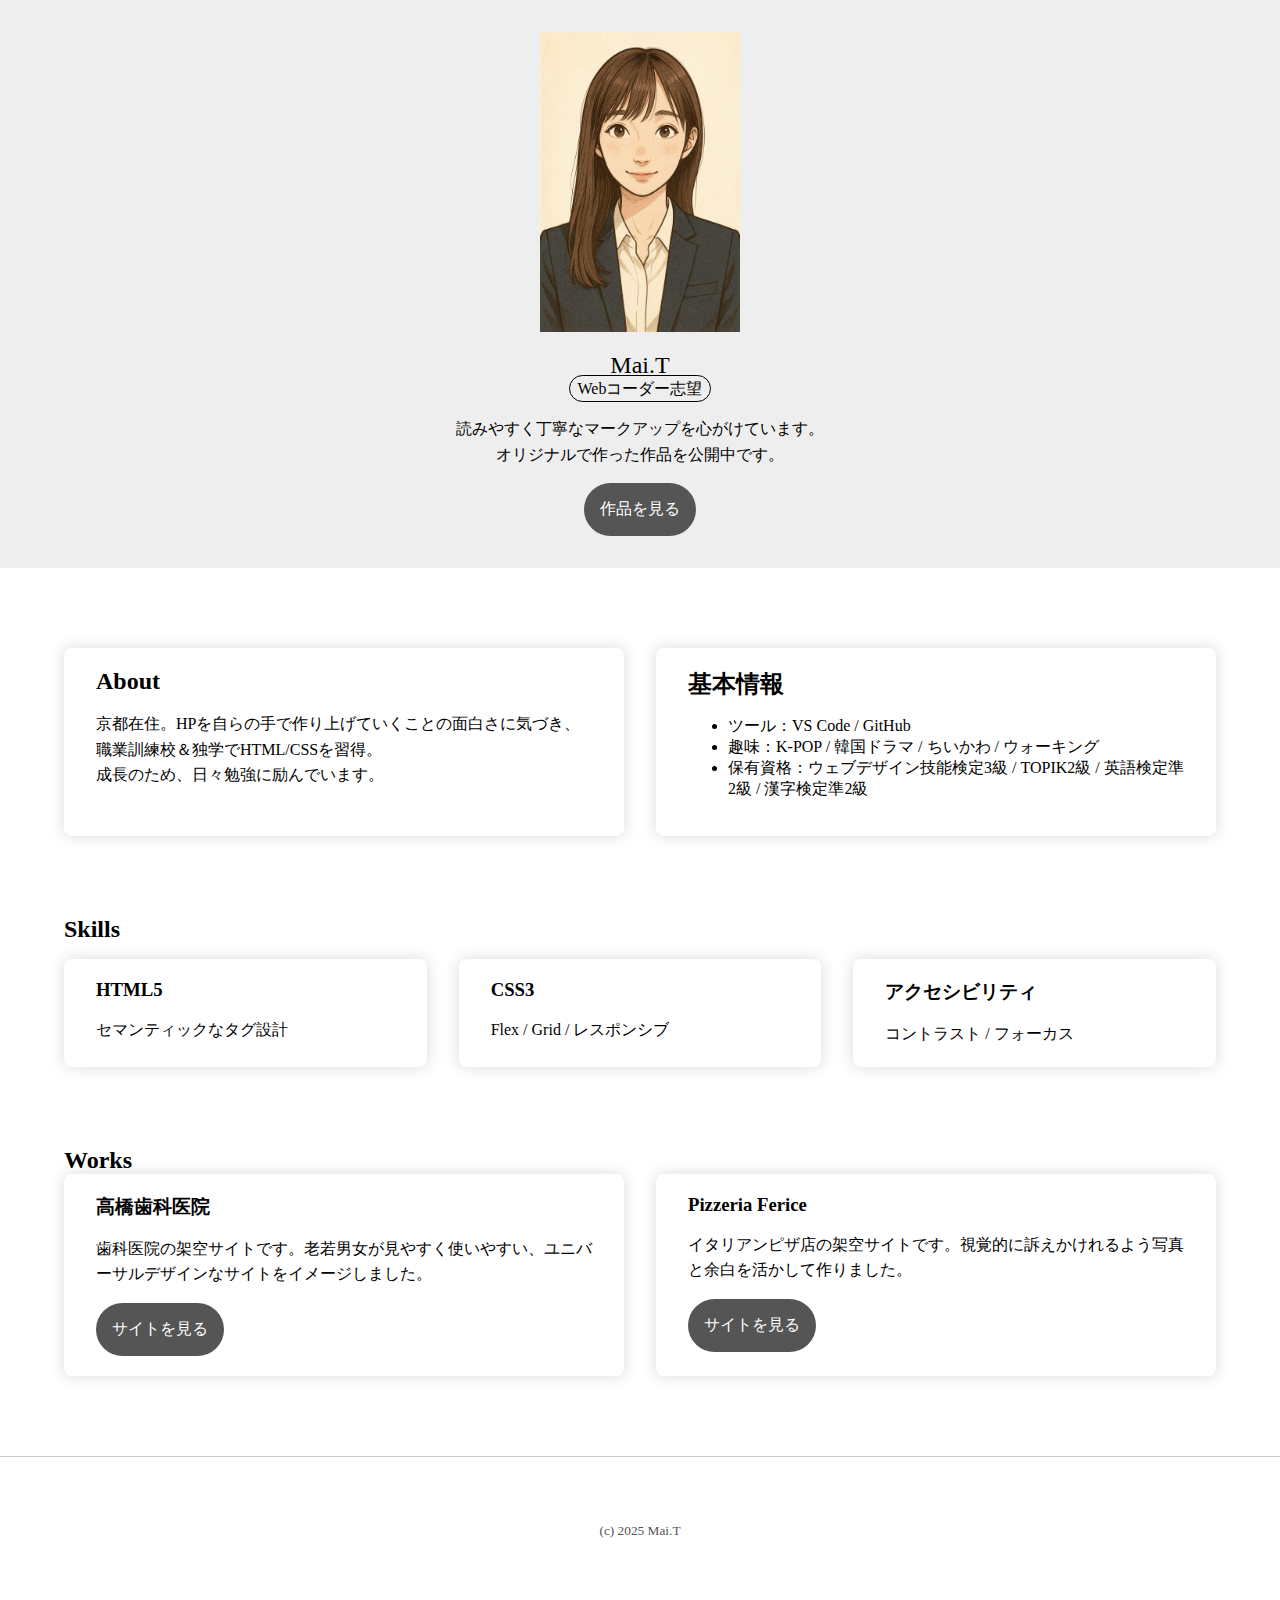
<file: index.html>
<!DOCTYPE html>
<html lang="ja">

<head>
  <meta charset="UTF-8">
  <meta name="viewport" content="width=device-width, initial-scale=1.0">
  <title>My Portfolio</title>
  <link rel="icon" href="favicon.ico">
  <link rel="stylesheet" href="style.css">
</head>

<body>
  <header>
    <img src="mai-t.png" alt="似顔絵" width="300" height="300">
    <h1>Mai.T</h1>
    <span class="badge">Webコーダー志望</span>
    <p>読みやすく丁寧なマークアップを心がけています。
      <br>オリジナルで作った作品を公開中です。
    </p>
    <a href="#works">作品を見る</a>
  </header>

  <main>
    <div class="info">
      <section class="about">
        <h2>About</h2>
        <p>京都在住。HPを自らの手で作り上げていくことの面白さに気づき、職業訓練校＆独学でHTML/CSSを習得。<br>成長のため、日々勉強に励んでいます。</p>
      </section>
      <section class="profile">
        <h2>基本情報</h2>
        <ul>
          <li>ツール：VS Code / GitHub</li>
          <li>趣味：K-POP / 韓国ドラマ / ちいかわ / ウォーキング</li>
          <li>保有資格：ウェブデザイン技能検定3級 / TOPIK2級 / 英語検定準2級 / 漢字検定準2級</li>
        </ul>
      </section>
    </div>

    <h2 class="h2">Skills</h2>
    <div class="skills">
      <section class="skill-1">
        <h3>HTML5</h3>
        <p>セマンティックなタグ設計</p>
      </section>
      <section class="skill-2">
        <h3>CSS3</h3>
        <p>Flex / Grid / レスポンシブ</p>
      </section>
      <section class="skill-3">
        <h3>アクセシビリティ</h3>
        <p>コントラスト / フォーカス</p>
      </section>
    </div>

    <h2 class="h2" id="works">Works</h2>
    <div class="works">
      <section class="work-1">
        <h3>高橋歯科医院</h3>
        <p>歯科医院の架空サイトです。老若男女が見やすく使いやすい、ユニバーサルデザインなサイトをイメージしました。</p>
        <a href="dental-site/index.html" target="_blank">サイトを見る</a>
      </section>
      <section class="work-2">
        <h3>Pizzeria Ferice</h3>
        <p>イタリアンピザ店の架空サイトです。視覚的に訴えかけれるよう写真と余白を活かして作りました。</p>
        <a href="pizza-site/index.html" target="_blank">サイトを見る</a>
      </section>
    </div>

  </main>

  <footer>
    <small>(c) 2025 Mai.T</small>
  </footer>
</body>

</html>
</file>
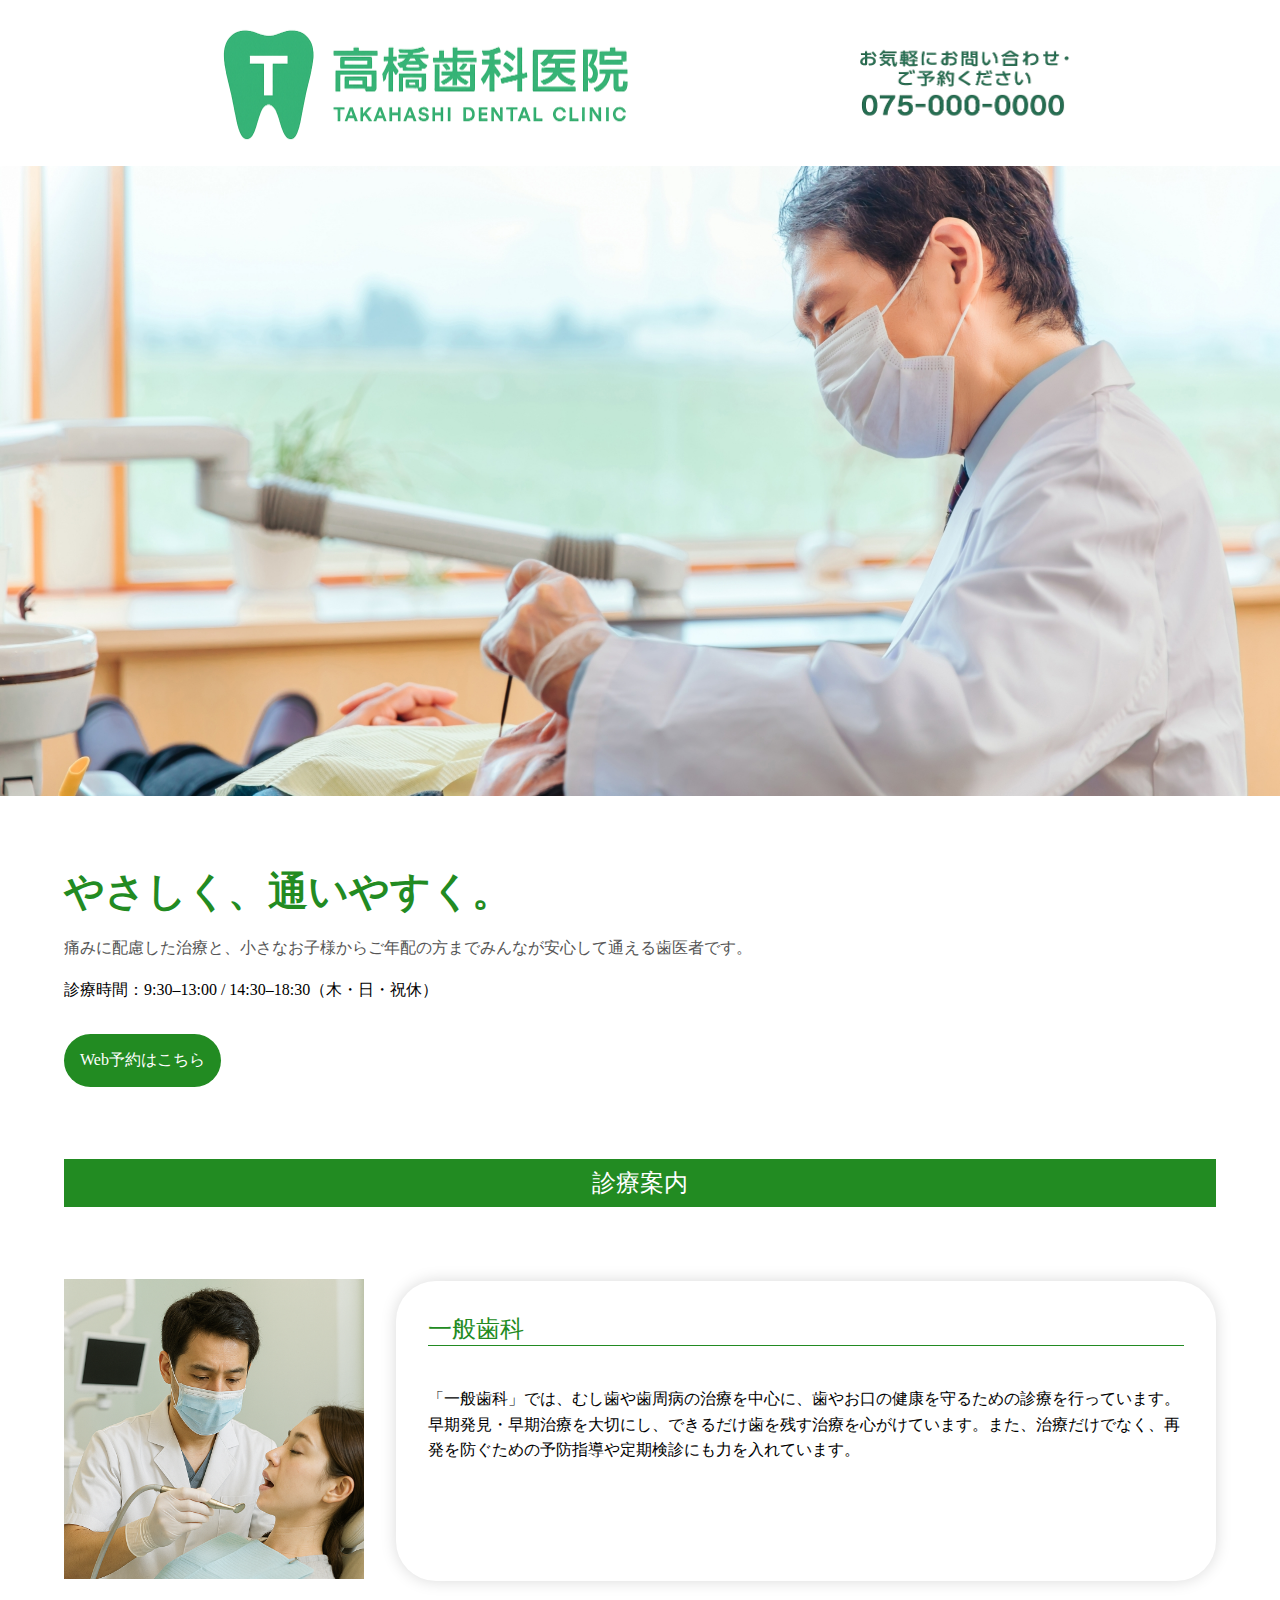
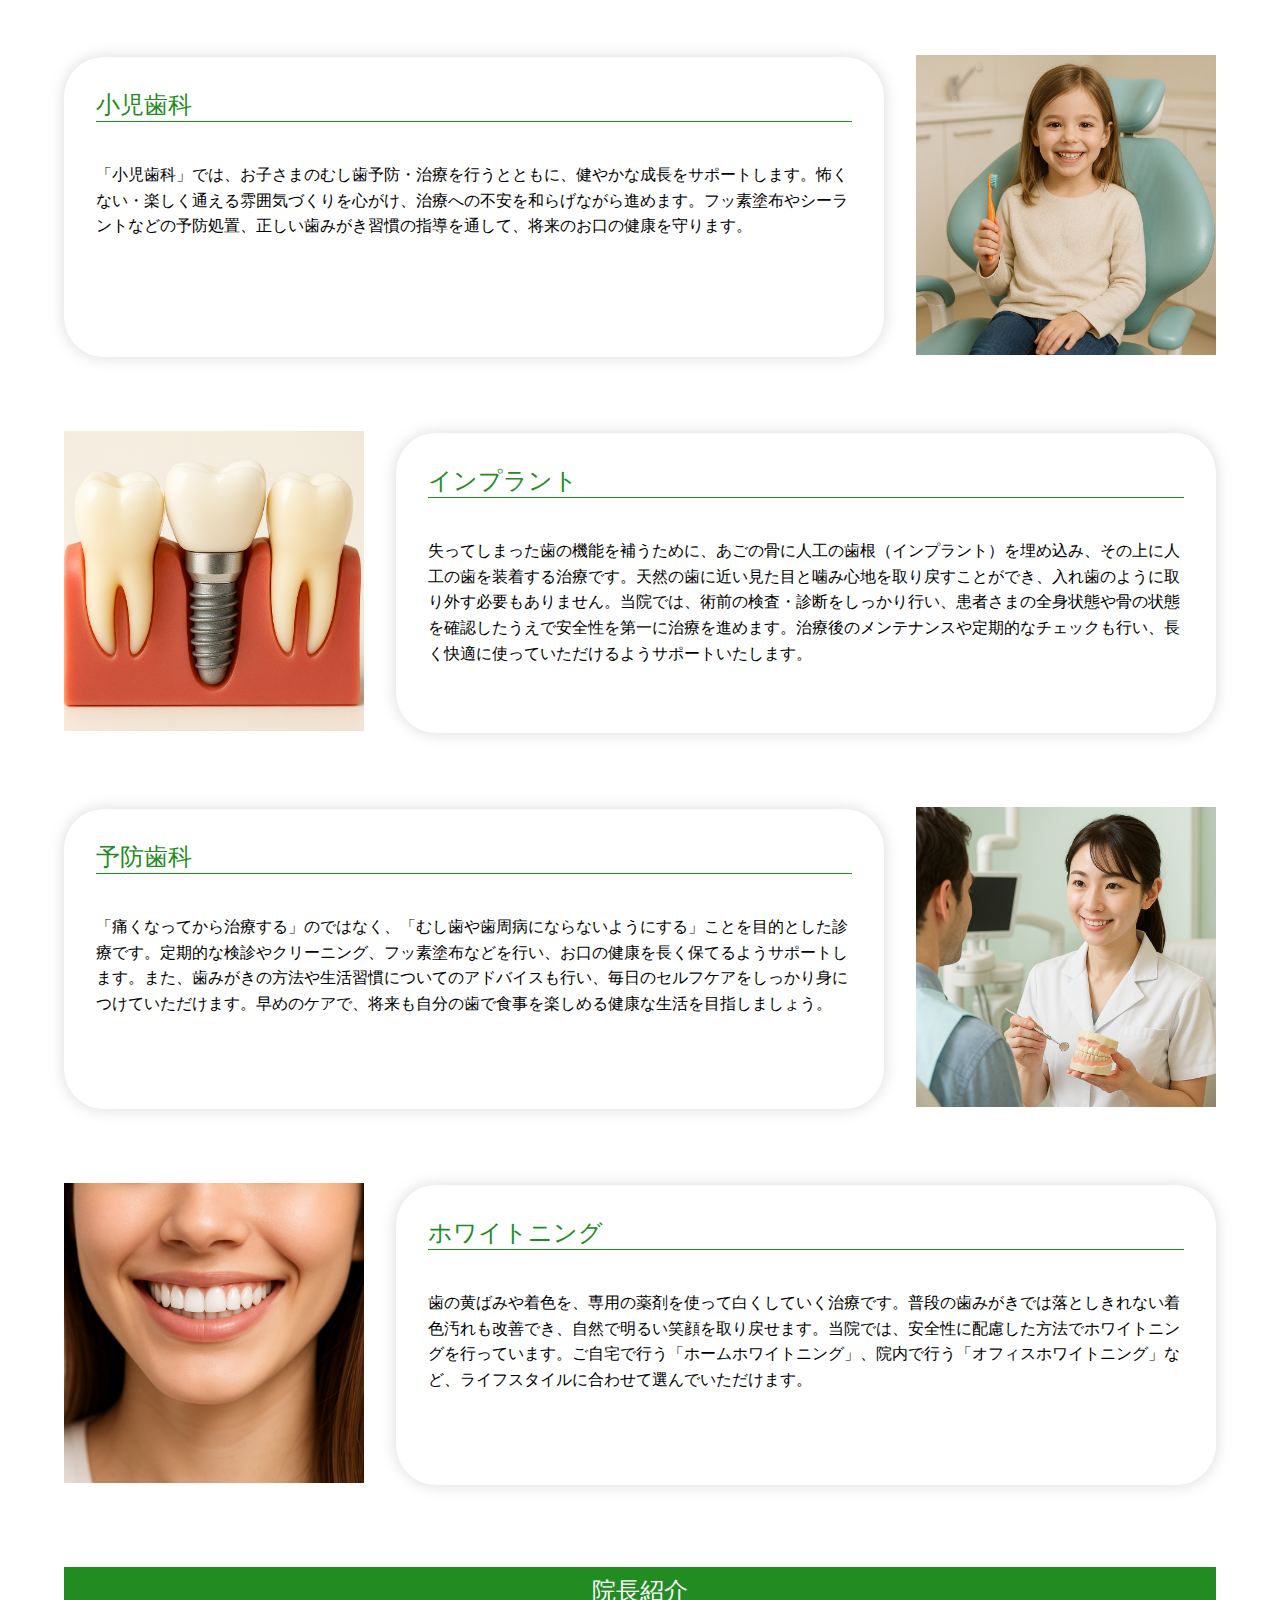
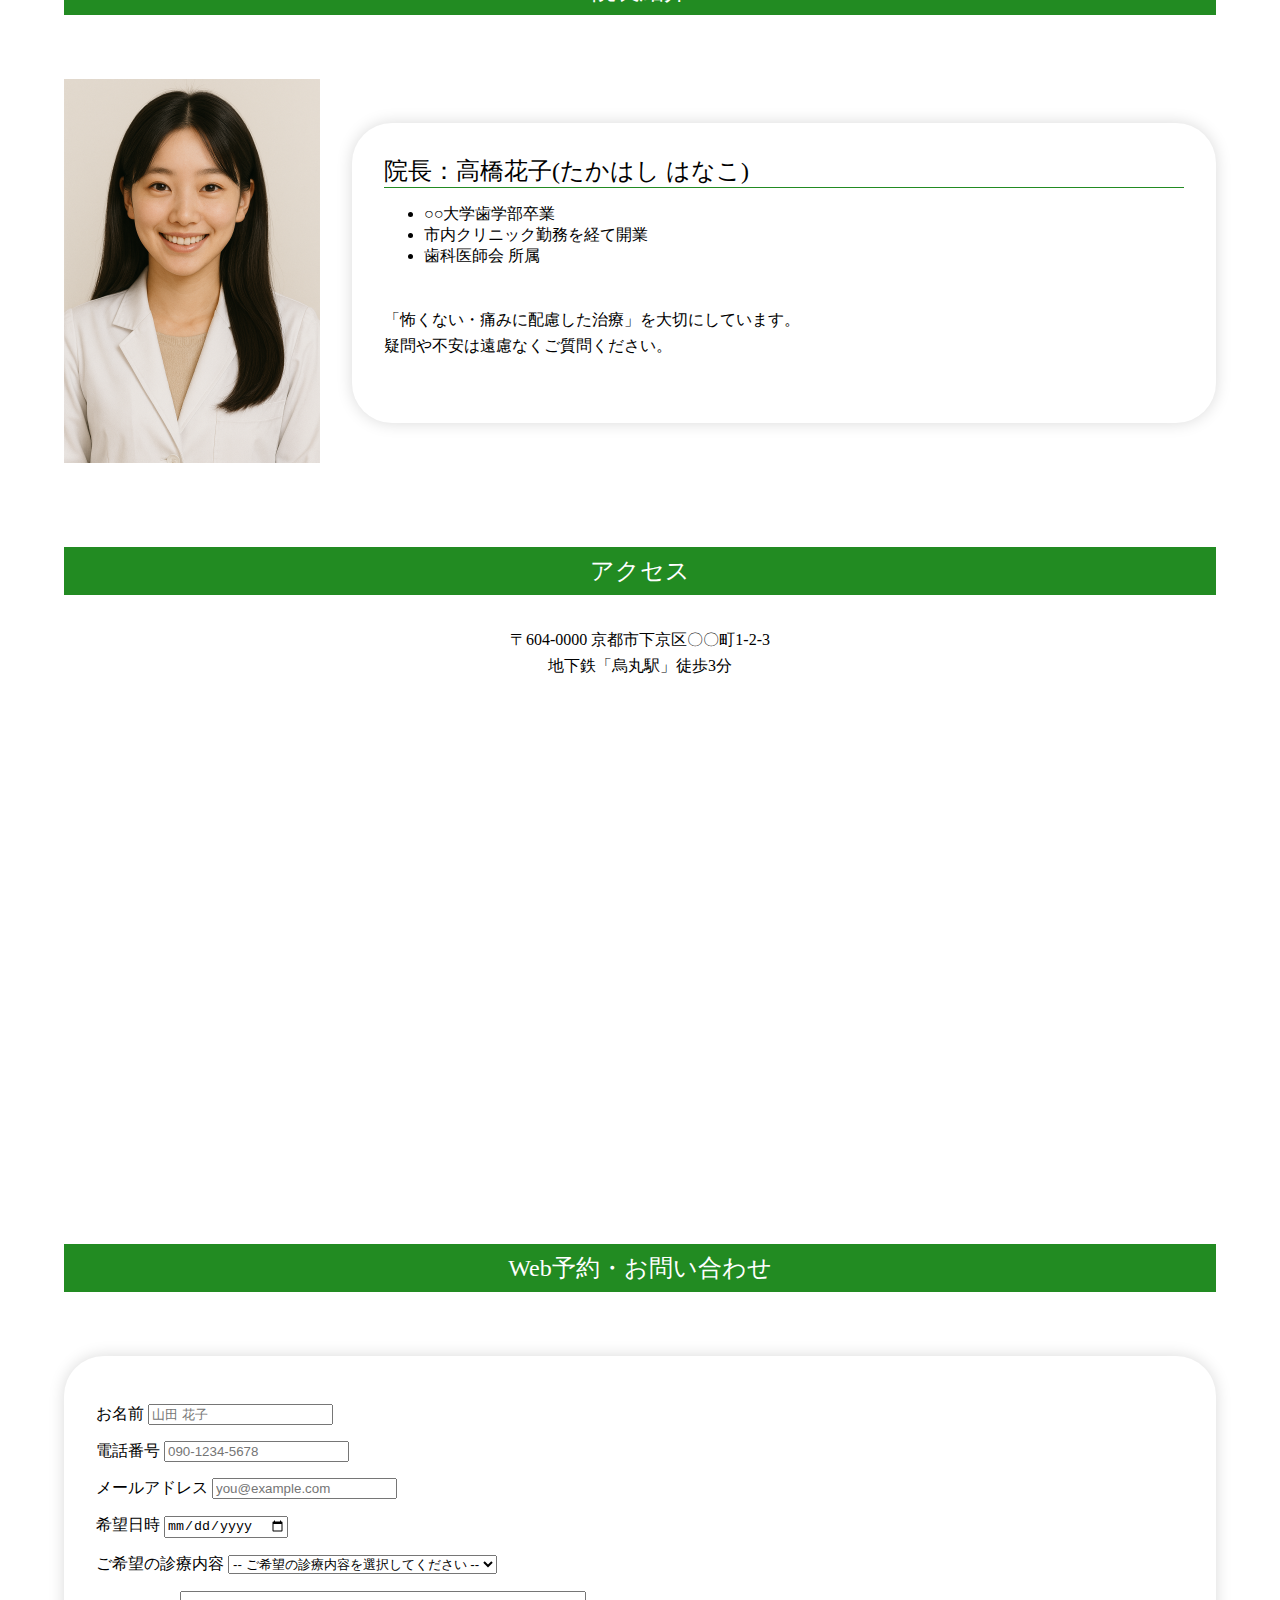
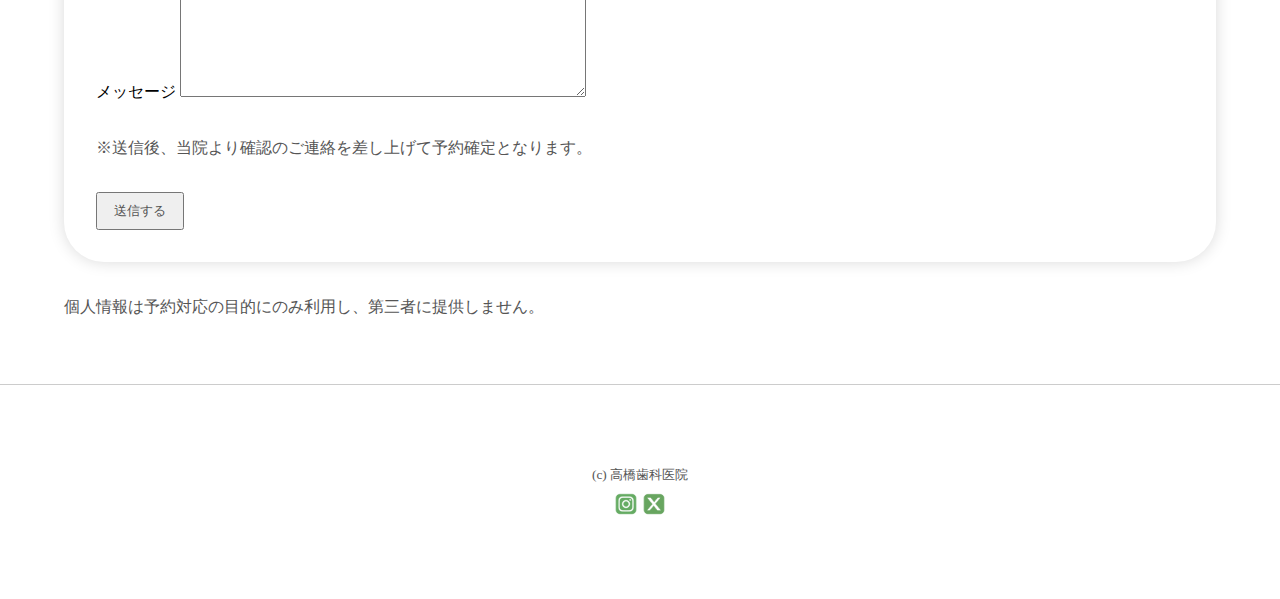
<file: dental-site/index.html>
<!DOCTYPE html>
<html lang="ja">

<head>
  <meta charset="UTF-8">
  <meta name="viewport" content="width=device-width, initial-scale=1.0">
  <title>高橋歯科医院</title>
  <link rel="stylesheet" href="style.css">
<link rel="icon" href="favicon.ico" type="image/x-icon">
</head>

<body>
  <header>
    <img src="takahashi-dental.png" alt="高橋歯科医院のロゴ" width="441" height="134">
    <img src="tell.png" alt="電話番号" width="220" height="75">
  </header>

  <div class="clinic">
    <img src="clinic.jpg" alt="医院の様子" width="960" height="640">
  </div>

  <main>
    <section class="hero">
      <h2>やさしく、通いやすく。</h2>
      <p class="dsc">痛みに配慮した治療と、小さなお子様からご年配の方までみんなが安心して通える歯医者です。</p>
      <p class="time">診療時間：9:30–13:00 / 14:30–18:30（木・日・祝休）</p>
      <a href="#reserve">Web予約はこちら</a>
    </section>

    <section class="container">
      <h2>診療案内</h2>
      <section class="guide">
        <div class="pic">
          <img src="general.png" alt="一般歯科" width="300" height="300">
        </div>
        <div class="desc">
          <h3>一般歯科</h3>
          <p>「一般歯科」では、むし歯や歯周病の治療を中心に、歯やお口の健康を守るための診療を行っています。
            早期発見・早期治療を大切にし、できるだけ歯を残す治療を心がけています。また、治療だけでなく、再発を防ぐための予防指導や定期検診にも力を入れています。
          </p>
        </div>
      </section>

      <section class="guide reverse">
        <div class="pic">
          <img src="kids.png" alt="小児歯科" width="300" height="300">
        </div>
        <div class="desc">
          <h3>小児歯科</h3>
          <p>
            「小児歯科」では、お子さまのむし歯予防・治療を行うとともに、健やかな成長をサポートします。怖くない・楽しく通える雰囲気づくりを心がけ、治療への不安を和らげながら進めます。フッ素塗布やシーラントなどの予防処置、正しい歯みがき習慣の指導を通して、将来のお口の健康を守ります。
          </p>
        </div>
      </section>

      <section class="guide">
        <div class="pic">
          <img src="inplant.png" alt="インプラント" width="300" height="300">
        </div>
        <div class="desc">
          <h3>インプラント</h3>
          <p>
            失ってしまった歯の機能を補うために、あごの骨に人工の歯根（インプラント）を埋め込み、その上に人工の歯を装着する治療です。天然の歯に近い見た目と噛み心地を取り戻すことができ、入れ歯のように取り外す必要もありません。当院では、術前の検査・診断をしっかり行い、患者さまの全身状態や骨の状態を確認したうえで安全性を第一に治療を進めます。治療後のメンテナンスや定期的なチェックも行い、長く快適に使っていただけるようサポートいたします。
          </p>
        </div>
      </section>

      <section class="guide reverse">
        <div class="pic">
          <img src="prevention.png" alt="予防歯科" width="300" height="300">
        </div>
        <div class="desc">
          <h3>予防歯科</h3>
          <p>
            「痛くなってから治療する」のではなく、「むし歯や歯周病にならないようにする」ことを目的とした診療です。定期的な検診やクリーニング、フッ素塗布などを行い、お口の健康を長く保てるようサポートします。また、歯みがきの方法や生活習慣についてのアドバイスも行い、毎日のセルフケアをしっかり身につけていただけます。早めのケアで、将来も自分の歯で食事を楽しめる健康な生活を目指しましょう。
          </p>
        </div>
      </section>

      <section class="guide">
        <div class="pic">
          <img src="whitening.png" alt="ホワイトニング" width="300" height="300">
        </div>
        <div class="desc">
          <h3>ホワイトニング</h3>
          <p>
            歯の黄ばみや着色を、専用の薬剤を使って白くしていく治療です。普段の歯みがきでは落としきれない着色汚れも改善でき、自然で明るい笑顔を取り戻せます。当院では、安全性に配慮した方法でホワイトニングを行っています。ご自宅で行う「ホームホワイトニング」、院内で行う「オフィスホワイトニング」など、ライフスタイルに合わせて選んでいただけます。
          </p>
        </div>
      </section>
    </section>

    <section class="doctor">
      <h2>院長紹介</h2>
      <section class="dr-pf">
        <div class="pic">
          <img src="doctor.png" alt="院長の顔写真" width="256" height="384">
        </div>
        <div class="desc">
          <h3>院長：高橋花子(たかはし はなこ)</h3>
          <ul>
            <li>○○大学歯学部卒業</li>
            <li>市内クリニック勤務を経て開業</li>
            <li>歯科医師会 所属</li>
          </ul>
          <p>「怖くない・痛みに配慮した治療」を大切にしています。<br>疑問や不安は遠慮なくご質問ください。</p>
        </div>
      </section>
    </section>

    <section class="access">
      <h2>アクセス</h2>
      <p>〒604-0000 京都市下京区〇〇町1-2-3<br>地下鉄「烏丸駅」徒歩3分</p>
      <iframe
        src="https://www.google.com/maps/embed?pb=!1m18!1m12!1m3!1d3268.1223607698407!2d135.75539658885495!3d35.003642000000006!2m3!1f0!2f0!3f0!3m2!1i1024!2i768!4f13.1!3m3!1m2!1s0x6001089a3a451a29%3A0xa057eeb4b5ef0f85!2z54OP5Li46aeF!5e0!3m2!1sja!2sjp!4v1758670803887!5m2!1sja!2sjp"
        width="600" height="450" style="border:0;" allowfullscreen="" loading="lazy"
        referrerpolicy="no-referrer-when-downgrade"></iframe>
    </section>

    <section class="contact">
      <h2 id="reserve">Web予約・お問い合わせ</h2>
      <form>
        <div>
          <label for="name">お名前</label>
          <input type="text" id="name" placeholder="山田 花子">
        </div>
        <div>
          <label for="tell">電話番号</label>
          <input type="tel" id="tell" placeholder="090-1234-5678">
        </div>
        <div>
          <label for="mail">メールアドレス</label>
          <input type="email" id="mail" placeholder="you@example.com">
        </div>
        <div>
          <label for="date">希望日時</label>
          <input type="date" id="date">
        </div>
        <div>
          <label for="content">ご希望の診療内容</label>
          <select name="content">
            <option>-- ご希望の診療内容を選択してください --</option>
            <option>一般歯科</option>
            <option>小児歯科</option>
            <option>インプラント</option>
            <option>予防歯科</option>
            <option>ホワイトニング</option>
          </select>
        </div>
        <div>
          <label for="message">メッセージ</label>
          <textarea></textarea>
        </div>
        <p>※送信後、当院より確認のご連絡を差し上げて予約確定となります。</p>
        <button>送信する</button>
        </div>
      </form>
      <p>個人情報は予約対応の目的にのみ利用し、第三者に提供しません。</p>
    </section>
  </main>

  <footer>
    <small>(c) 高橋歯科医院</small>
    <address>
      <a href="#" target="_blank"><img src="insta.png" alt="インスタグラム" width="24" height="24"></a>
      <a href="#" target="_blank"><img src="x.png" alt="X" width="24" height="24"></a>
    </address>
  </footer>

</body>

</html>
</file>
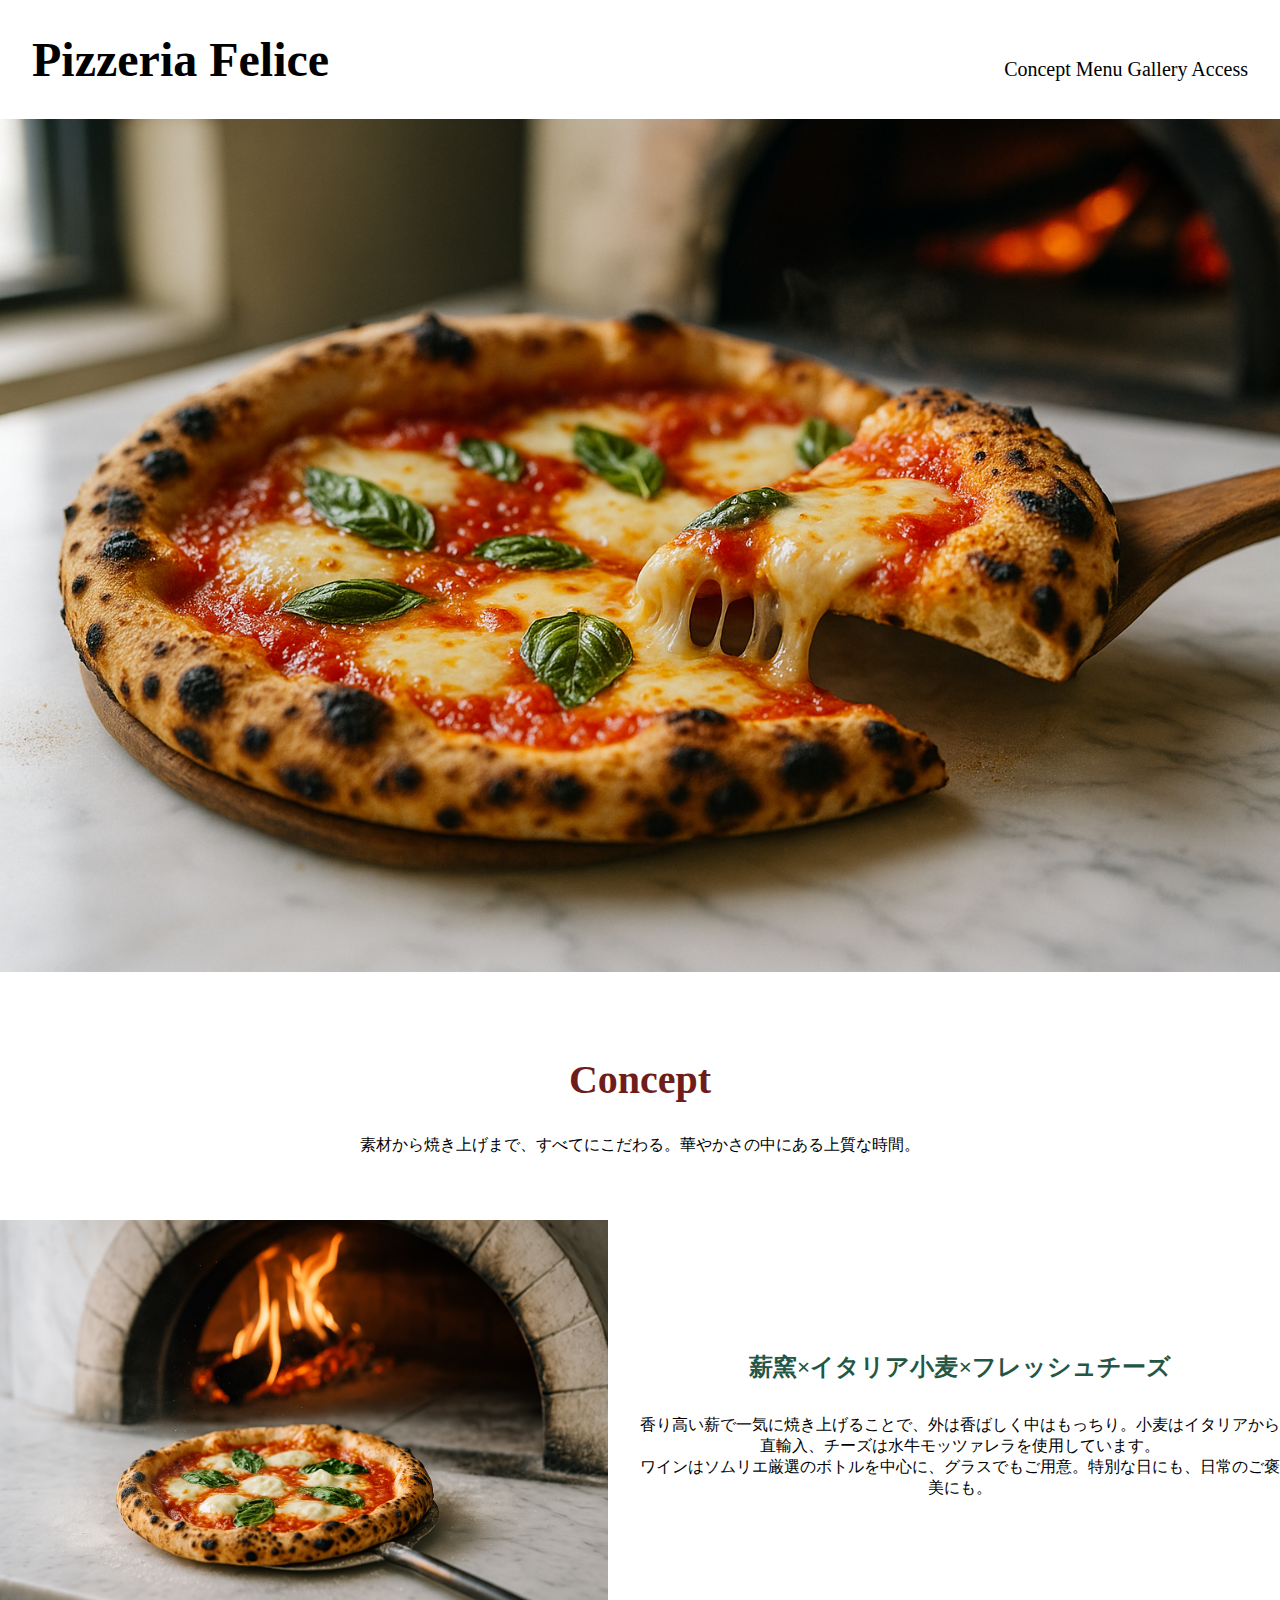
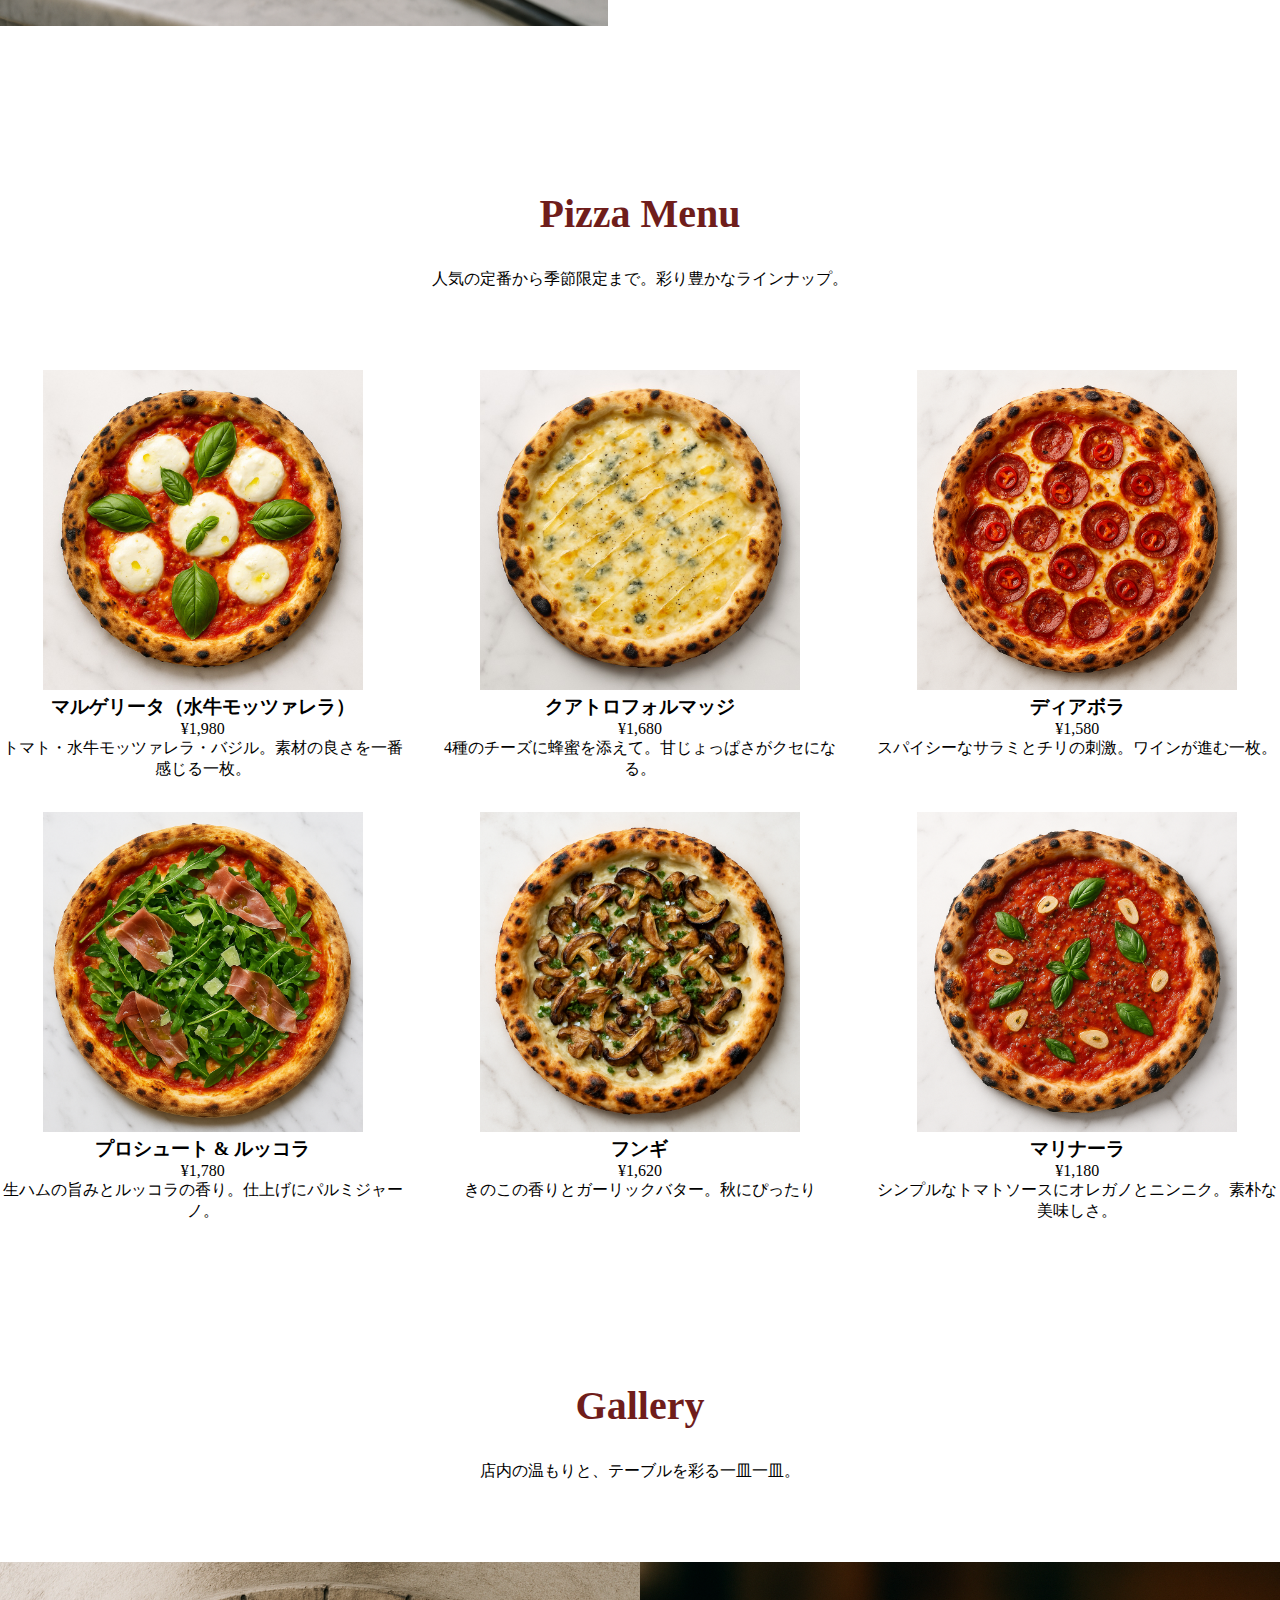
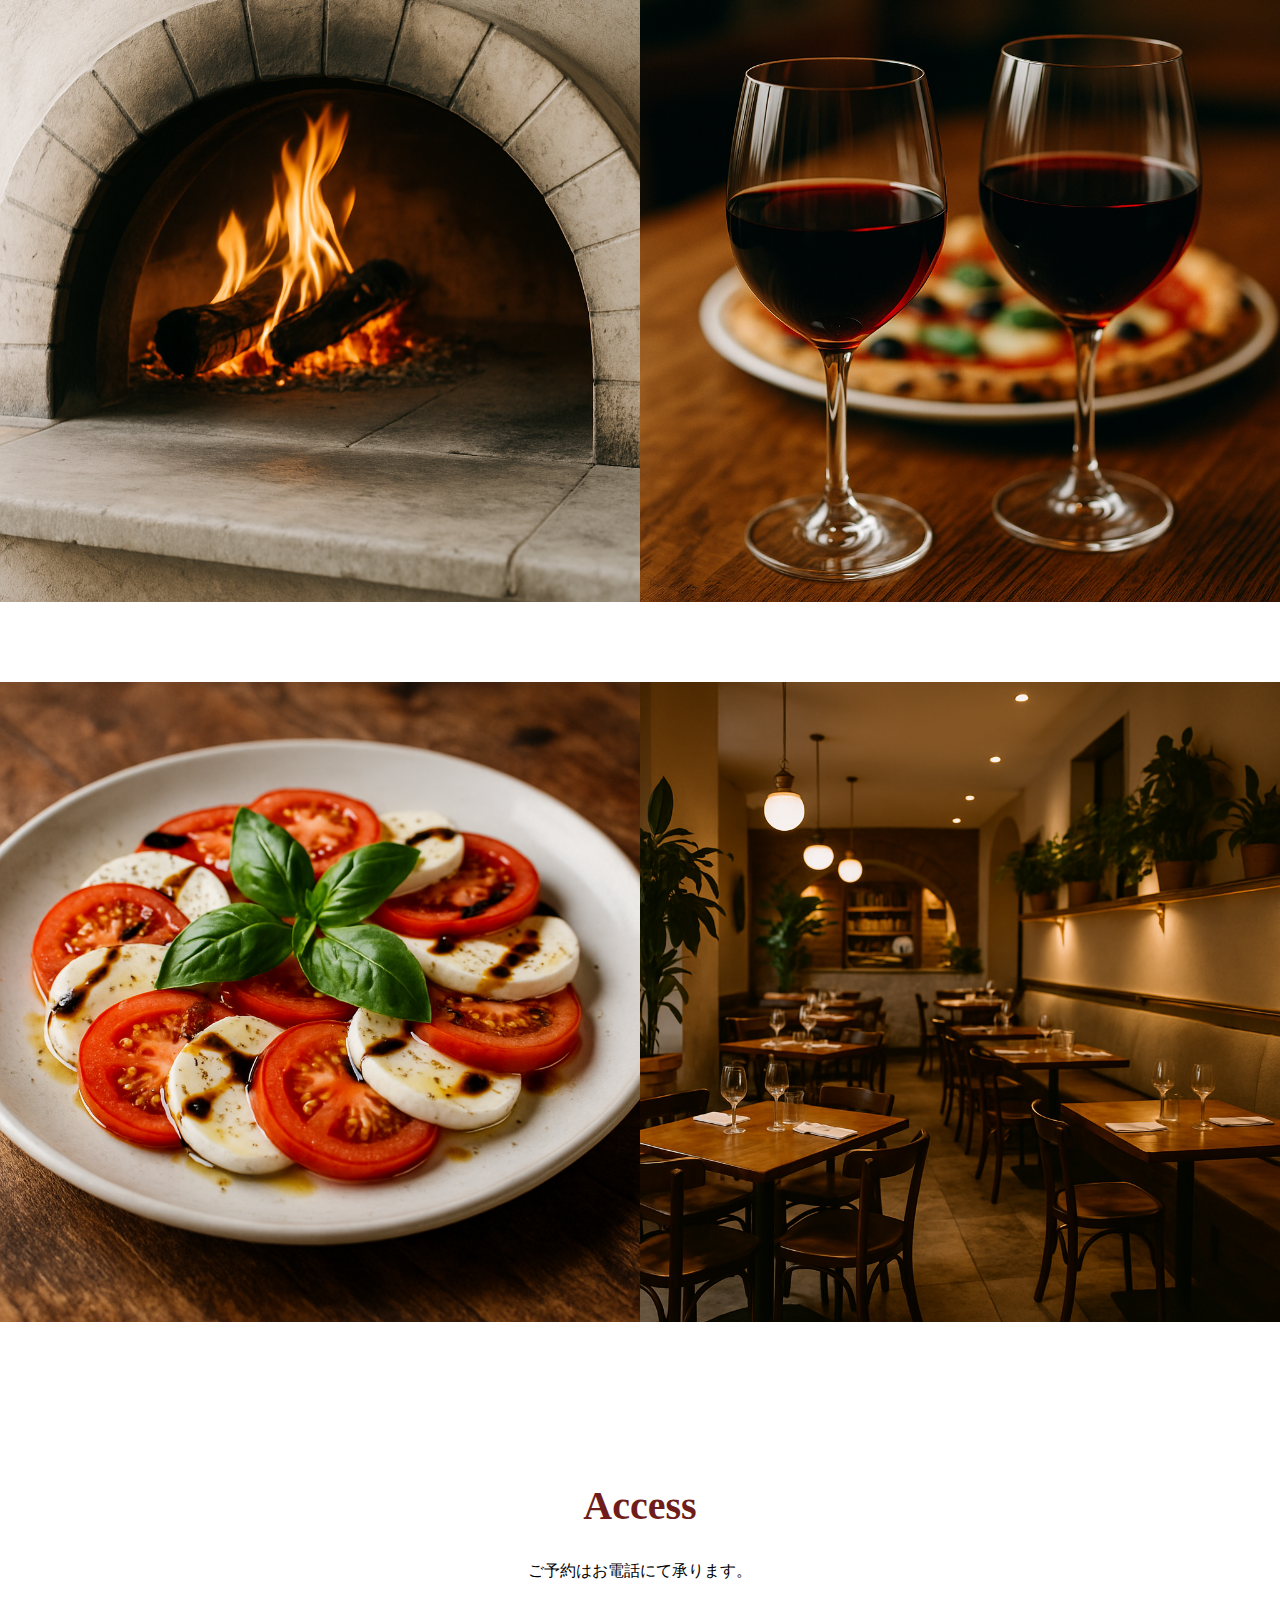
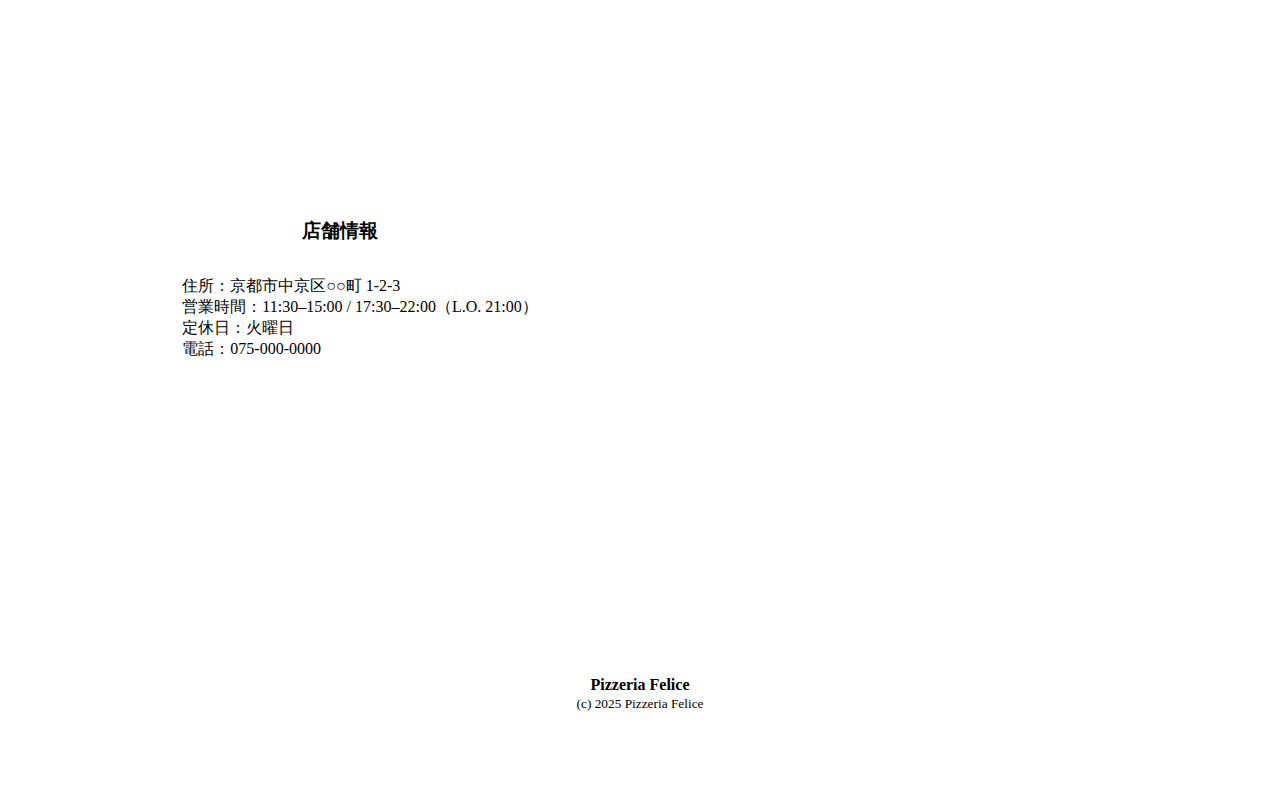
<file: pizza-site/index.html>
<!DOCTYPE html>
<html lang="ja">

<head>
  <meta charset="UTF-8">
  <meta name="viewport" content="width=device-width, initial-scale=1.0">
  <title>Pizzeria Felice | ナポリピッツァ専門店 | ピッツェリア・フェリーチェ</title>
  <link rel="stylesheet" href="style.css">
  <link rel="icon" href="favicon.ico">
</head>

<body>

  <header>
    <div class="nav-container">
      <div class="logo">
        <h1>Pizzeria Felice</h1>
      </div>
      <div class="nav">
        <nav>
          <a href="#concept">Concept</a>
          <a href="#menu">Menu</a>
          <a href="#gallery">Gallery</a>
          <a href="#access">Access</a>
        </nav>
      </div>
    </div>
  </header>

  <main>
    <section class="hero">
      <img src="hero-pizza.png" alt="イタリアンピッツァ">
    </section>

    <div class="container">
      <section class="concept" id="concept">
        <h2>Concept</h2>
        <p>素材から焼き上げまで、すべてにこだわる。華やかさの中にある上質な時間。</p>
        <div class="concept-container">
          <div>
            <img src="concept.png" alt="薪窯で焼き上げるピザ">
          </div>
          <div class="concept-desc">
            <h3>薪窯×イタリア小麦×フレッシュチーズ</h3>
            <p>
              香り高い薪で一気に焼き上げることで、外は香ばしく中はもっちり。小麦はイタリアから直輸入、チーズは水牛モッツァレラを使用しています。<br>ワインはソムリエ厳選のボトルを中心に、グラスでもご用意。特別な日にも、日常のご褒美にも。
            </p>
          </div>
        </div>
      </section>

      <section class="menu" id="menu">
        <h2>Pizza Menu</h2>
        <p>人気の定番から季節限定まで。彩り豊かなラインナップ。</p>
        <div class="menu-grid">
          <div class="menu-card">
            <img src="mg.png" alt="水牛モッツァレラのマルゲリータ" width="320" height="320">
            <h3>マルゲリータ（水牛モッツァレラ）</h3>
            <p>¥1,980</p>
            <p>トマト・水牛モッツァレラ・バジル。素材の良さを一番感じる一枚。</p>
          </div>
          <div class="menu-card">
            <img src="qf.png" alt="クアトロフォルマッジ" width="320" height="320">
            <h3>クアトロフォルマッジ</h3>
            <p>¥1,680</p>
            <p>4種のチーズに蜂蜜を添えて。甘じょっぱさがクセになる。</p>
          </div>
          <div class="menu-card">
            <img src="dv.png" alt="ディアボラ" width="320" height="320">
            <h3>ディアボラ</h3>
            <p>¥1,580</p>
            <p>スパイシーなサラミとチリの刺激。ワインが進む一枚。</p>
          </div>
          <div class="menu-card">
            <img src="pr.png" alt="プロシュートルッコラ" width="320" height="320">
            <h3>プロシュート & ルッコラ</h3>
            <p>¥1,780</p>
            <p>生ハムの旨みとルッコラの香り。仕上げにパルミジャーノ。</p>
          </div>
          <div class="menu-card">
            <img src="fg.png" alt="フンギ" width="320" height="320">
            <h3>フンギ</h3>
            <p>¥1,620</p>
            <p>きのこの香りとガーリックバター。秋にぴったり</p>
          </div>
          <div class="menu-card">
            <img src="mn.png" alt="マリナーラ" width="320" height="320">
            <h3>マリナーラ</h3>
            <p>¥1,180</p>
            <p>シンプルなトマトソースにオレガノとニンニク。素朴な美味しさ。</p>
          </div>
        </div>
      </section>

      <section class="gallery" id="gallery">
        <h2>Gallery</h2>
        <p>店内の温もりと、テーブルを彩る一皿一皿。</p>
        <div class="gallery-img">
          <img src="kama.png" alt="薪窯と炎">
          <img src="wine.png" alt="テーブルに並ぶ料理とワイン">
          <img src="cap.png" alt="カプレーゼ">
          <img src="int.png" alt="店内のインテリア">
        </div>
      </section>

      <section class="access" id="access">
        <h2>Access</h2>
        <p>ご予約はお電話にて承ります。</p>
        <div class="store-info">
          <div class="info">
            <h3>店舗情報</h3>
            <ul>
              <li>住所：京都市中京区○○町 1-2-3</li>
              <li>営業時間：11:30–15:00 / 17:30–22:00（L.O. 21:00）</li>
              <li>定休日：火曜日</li>
              <li>電話：075-000-0000</li>
            </ul>
          </div>
          <div class="map">
            <iframe
              src="https://www.google.com/maps/embed?pb=!1m18!1m12!1m3!1d3267.868516213676!2d135.75702876260425!3d35.0099963664389!2m3!1f0!2f0!3f0!3m2!1i1024!2i768!4f13.1!3m3!1m2!1s0x60010885b633be93%3A0xc6604daf632f5af2!2z54OP5Li45b6h5rGg6aeF!5e0!3m2!1sja!2sjp!4v1758723746031!5m2!1sja!2sjp"
              width="600" height="450" style="border:0;" allowfullscreen="" loading="lazy"
              referrerpolicy="no-referrer-when-downgrade"></iframe>
          </div>
        </div>
      </section>
    </div>
  </main>

  <footer>
    <p>Pizzeria Felice</p>
    <small>(c) 2025 Pizzeria Felice</small>
  </footer>

</body>

</html>
</file>
<file: style.css>
@charset "utf-8";

/* common */

body,
h1,
h2,
h3,
p {
  margin: 0;
}

p {
  line-height: 1.6;
}

a {
  transition: 0.5s;

  &:hover {
    color: #555;
    background: #eee;
  }
}

/* header */

header {
  background: #eee;
  padding: 32px 0;
  text-align: center;
}

header img {
  object-fit: contain;
}

h1 {
  margin: 16px 0 0;
  font-weight: normal;
  font-size: 24px;
}

.badge {
  border: 1px solid #000;
  padding: 4px 8px;
  border-radius: 999px;
}

header p {
  margin-top: 16px;
}

a {
  text-decoration: none;
  color: #fff;
  background: #555;
  padding: 16px;
  border-radius: 999px;
  display: inline-block;
  margin-top: 16px;
}


/* main */

main {
  padding: 80px 64px;
}

.info,
.skills,
.works {
  display: flex;
  gap: 32px;
  flex-wrap: wrap;
}

section {
  padding: 20px 32px;
  flex: 1;
  box-shadow: 0 0 16px rgb(0 0 0 / 0.15);
  border-radius: 8px;
}

.about p,
.skills p,
.works p {
  margin-top: 16px;
}

.h2 {
  margin-top: 80px;
}

.skills,
.work {
  margin-top: 16px;
}

/* footer */

footer {
  text-align: center;
  border-top: 1px solid #ccc;
  padding: 64px 0;
  color: #555;
}

/* responsive */

@media (max-width: 640px) {
  .info,
  .skills,
  .works {
    flex-direction: column;
  }

  main {
    padding: 80px 16px;
  }

  .works section a {
    display: block;
    width: fit-content;
    margin: 16px auto 0;
  }

}
</file>
<file: dental-site/style.css>
@charset "utf-8";

/* common */

body,
h1,
h2,
h3,
p {
  margin: 0;
}

body {
  width: 100%;
  overflow-x: hidden;
}

p {
  line-height: 1.6;
}

main {
  padding: 64px;
}

h2 {
  color: forestgreen;
}

.container h2,
.doctor h2,
.access h2,
.contact h2 {
  background: forestgreen;
  color: #fff;
  padding: 8px;
  font-weight: normal;
  text-align: center;
}

/* header */

header {
  padding: 16px 0;
  display: flex;
  justify-content: space-evenly;
  align-items: center;
}

/* hero */

.clinic img {
  width: 100%;
  height: auto;
  max-height: 70vh;
  ;
  object-fit: cover;
}

.hero {
  max-width: 100%;
  margin: 0 auto;
}

.hero h2 {
  font-size: 40px;
  width: 100%;
}

.dsc {
  color: #555;
}

.hero p {
  margin-top: 16px;
}

.hero a {
  text-decoration: none;
  color: #fff;
  background: forestgreen;
  padding: 16px;
  border-radius: 999px;
  display: inline-block;
  margin-top: 32px;
  transition: 0.3s;

  &:hover {
    opacity: 0.7;
  }
}

/* guide */

.container {
  max-width: 1200px;
  margin: 72px auto 0;
}

.container h2 {
  margin-top: 72px;
}

.container h3 {
  color: forestgreen;
}

.guide {
  display: flex;
  gap: 32px;
  align-items: center;
  margin-top: 72px;
}

.desc {
  flex: 1;
  box-shadow: 0 0 16px rgb(0 0 0 / 0.15);
  min-height: 300px;
  border-radius: 40px;
  padding: 32px;
  box-sizing: border-box;
}

.desc h3 {
  font-size: 24px;
  font-weight: normal;
  border-bottom: 1px solid forestgreen;
}

.desc p {
  margin-top: 40px;
}

.reverse {
  flex-direction: row-reverse;
}

/* doctor */

.doctor {
  margin-top: 80px;
}

.doctor h2 {
  max-width: 1200px;
  margin: 0 auto;
}

.dr-pf {
  display: flex;
  gap: 32px;
  align-items: center;
  margin-top: 64px;
  max-width: 1200px;
  margin: 64px auto 0;
}

/* access */

.access {
  max-width: 1200px;
  margin: 80px auto 0;
  text-align: center;
}

.access p {
  margin: 32px 0;
}

iframe {
  width: 100%;
  aspect-ratio: 4 / 3;
}

/* contact */

.contact {
  margin: 80px auto 0;
  max-width: 1200px;
}

.contact form {
  box-shadow: 0 0 16px rgb(0 0 0 / 0.15);
  margin-top: 64px;
  padding: 32px;
  border-radius: 40px;
}

.contact p,
button {
  margin-top: 32px;
  color: #555;
}

.contact div {
  margin-top: 16px;
}

button {
  padding: 8px 16px;
}

textarea {
  width: 400px;
  height: 100px;
}

/* footer */

footer {
  border-top: 1px solid #ccc;
  text-align: center;
  padding: 80px;
  color: #555;
}

address {
  margin-top: 8px;
}

/* responsive */

@media (max-width: 640px) {

  .guide,
  header,
  .dr-pf {
    flex-direction: column;
  }

  header img {
    width: auto;
    max-width: 100%;
  }

  .hero {
    text-align: center;
  }

  .hero h2 {
    text-align: start;
    font-size: 24px;
  }

  main {
    padding: 64px 16px;
  }

  textarea {
    width: 100%;
    height: auto;
  }

  button {
    display: block;
    margin: 16px auto;
  }

}
</file>
<file: pizza-site/style.css>
@charset "utf-8";

/* common */

* {
  margin: 0;
}

h1,
h2,
h3,
nav {
  font-family: serif;
}

h2 {
  color: #6f1d1b
}

.container {
  padding: 80px 0;
  margin: 0 auto;
}

/* header */

.nav-container {
  display: flex;
  align-items: baseline;
  justify-content: space-between;
}

header {
  padding: 32px;
}

h1 {
  font-size: 48px;
}

nav {
  font-size: 20px;
}

nav a {
  text-decoration: none;
  color: inherit;
  white-space: pre;
}

/* hero */

.hero img {
  width: 100%;
  height: auto;
}

.concept h2 {
  font-size: 40px;
  text-align: center;
}

.concept p {
  text-align: center;
  margin-top: 32px;
}

.concept img {
  width: 100%;
  height: auto;
  max-width: 800px;
}

.concept-container {
  display: flex;
  margin: 64px auto 0;
  gap: 32px;
  align-items: center;
  justify-content: center;
}

.concept-desc {
  max-width: 640px;
}

.concept-desc h3 {
  color: #245646;
  text-align: center;
  font-size: 24px;
}

.concept-desc p {
  color: inherit;
}

/* menu */

.menu {
  text-align: center;
}

.menu h2,
.menu>p {
  text-align: center;
}

.menu h2 {
  text-align: center;
  margin-top: 160px;
  font-size: 40px;
}

.menu>p {
  margin-top: 32px;
}

.menu-grid {
  display: grid;
  grid-template-columns: repeat(3, 1fr);
  gap: 32px;
  margin-top: 80px;
}

/* gallery */

.gallery h2,
.gallery p {
  text-align: center;
}

.gallery h2 {
  font-size: 40px;
  margin-top: 160px;
}

.gallery p {
  margin-top: 32px;
}

.gallery img {
  margin-top: 80px;
  width: 100%;
  max-height: 800px;
  object-fit: cover;
}

.gallery-img {
  display: grid;
  grid-template-columns: repeat(2, 1fr);
}

/* access */

.access h2,
.access p {
  text-align: center;
}

.access h2 {
  font-size: 40px;
  margin-top: 160px;
}

.access p {
  margin-top: 32px;
}

.store-info {
  display: flex;
  margin-top: 80px;
  align-items: center;
  justify-content: center;
}

.info h3 {
  text-align: center;
}

.info ul {
  margin-top: 32px;
}

.info li {
  list-style: none;
}


iframe {
  width: 100%;
  aspect-ratio: 4 / 3;
}

/* footer */

footer {
  margin-top: 80px;
  text-align: center;
}

footer p {
  font-family: serif;
  font-weight: bold;
}

footer small {
  padding-bottom: 80px;
}

/* responsive */

@media (max-width: 640px) {

  .concept-container,
  .store-info {
    flex-direction: column;
  }

  .concept-desc {
    margin: 0 auto;
  }

  .menu-grid {
    grid-template-columns: 1fr;
  }
}
</file>
